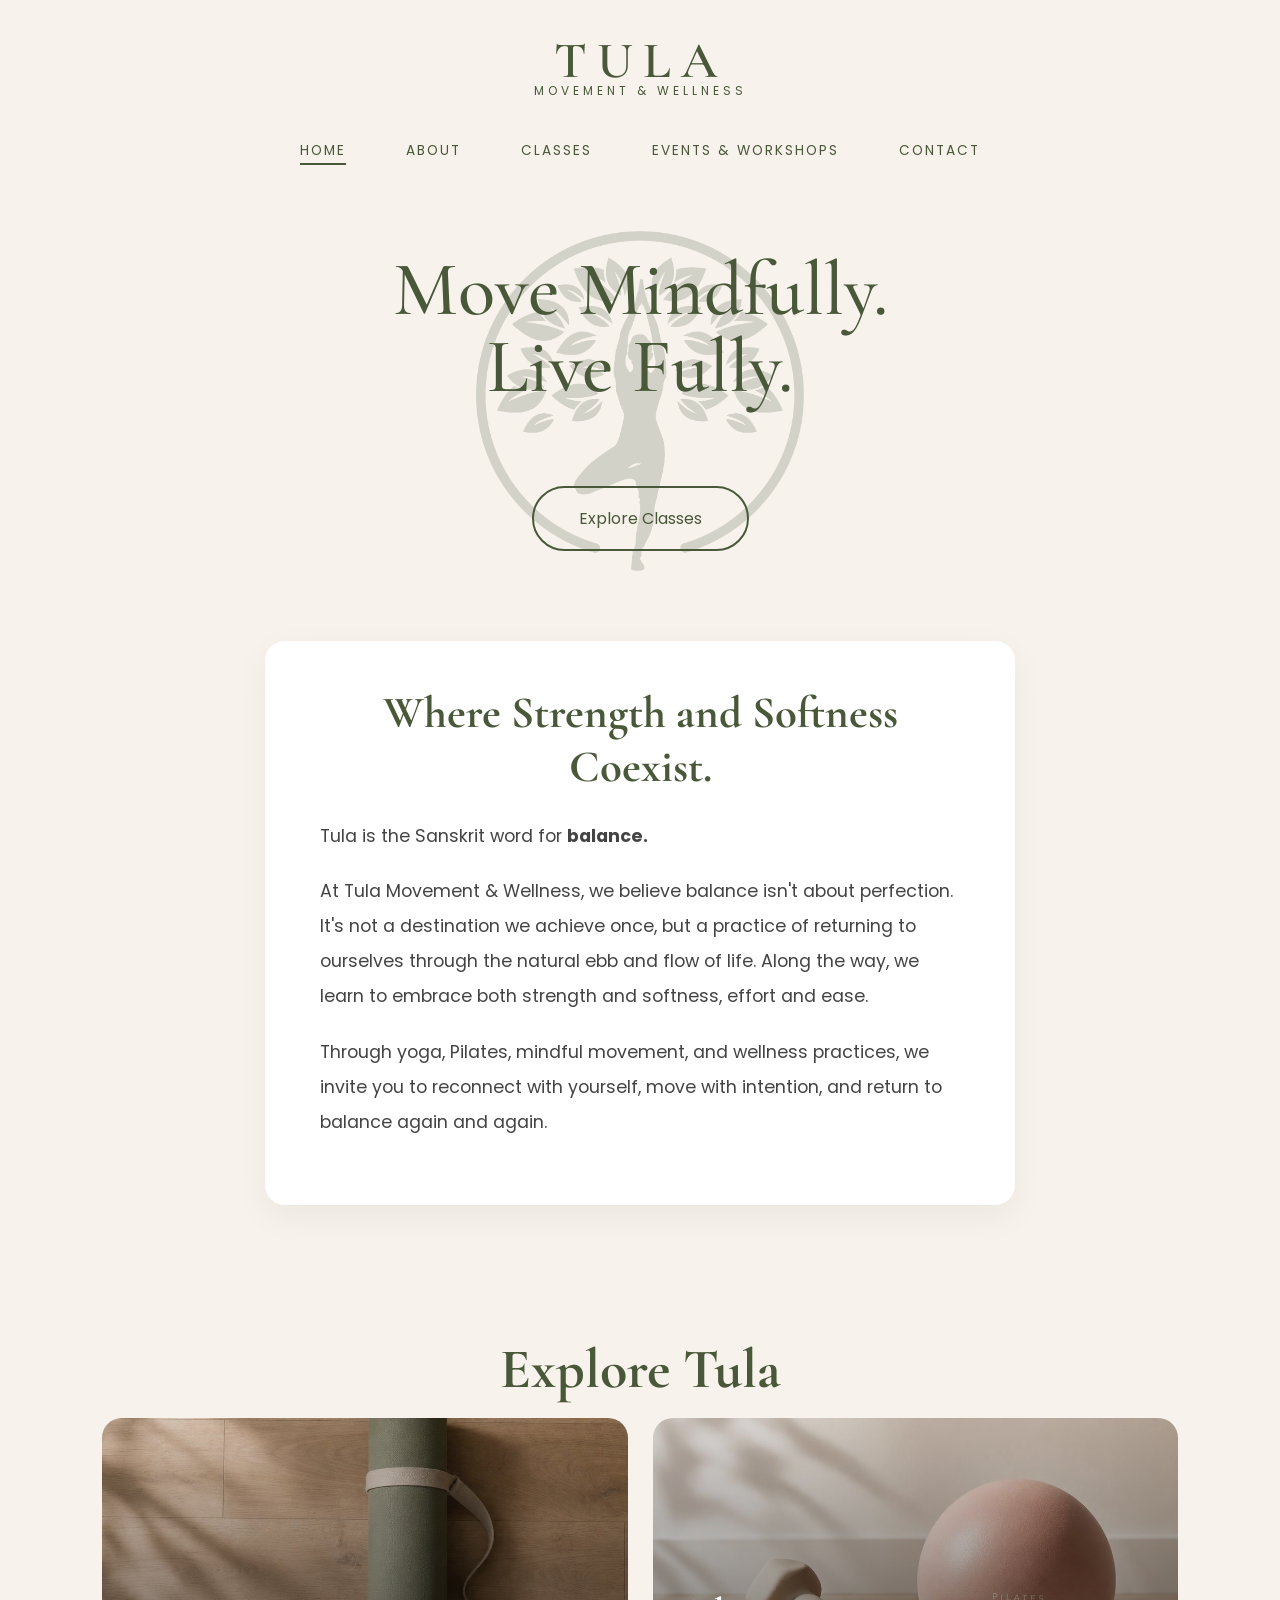
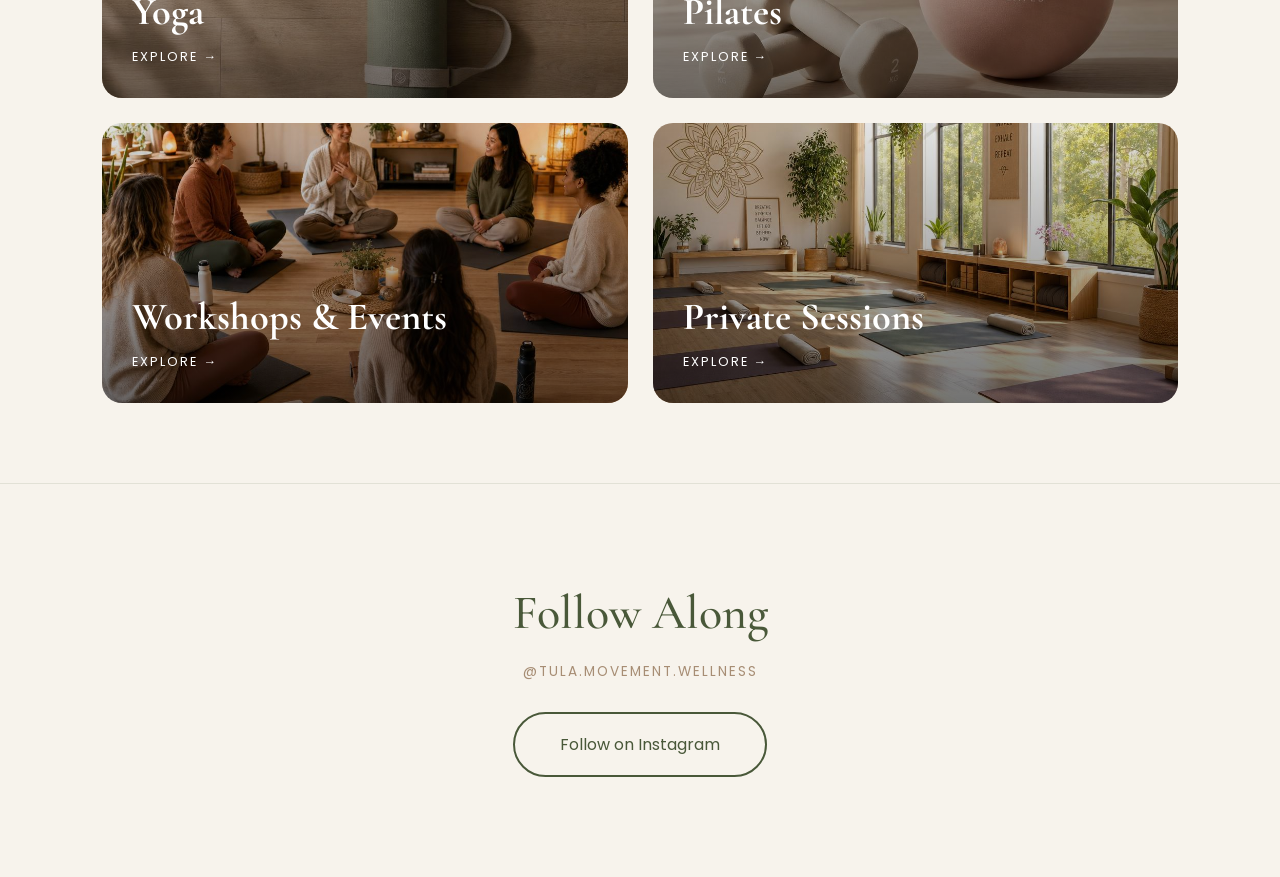
<file: index.html>
<!DOCTYPE html>
<html lang="en">

<head>

    <meta charset="UTF-8">
    <meta name="viewport" content="width=device-width, initial-scale=1.0">

    <title>Tula Movement & Wellness</title>

    <link rel="icon" type="image/png" href="assets/logos/tula-icon.png">
    <link rel="stylesheet" href="css/style.css">

    <link rel="preconnect" href="https://fonts.googleapis.com">
    <link rel="preconnect" href="https://fonts.gstatic.com" crossorigin>

    <link href="https://fonts.googleapis.com/css2?family=Cormorant+Garamond:wght@400;500;600;700&family=Poppins:wght@300;400;500&display=swap" rel="stylesheet">

</head>

<body>

<header>

    <div class="logo">
        <a href="index.html" style="text-decoration:none;">
            <h1>TULA</h1>
            <p>Movement & Wellness</p>
        </a>
    </div>

    <button class="menu-toggle" aria-expanded="false" aria-label="Open navigation">
        <span></span>
        <span></span>
        <span></span>
    </button>

    <nav>

        <ul>

            <li><a href="index.html" class="active">Home</a></li>
            <li><a href="html/about.html">About</a></li>
            <li><a href="html/classes.html">Classes</a></li>
            <li><a href="html/events.html">Events & Workshops</a></li>
            <li><a href="html/contact.html">Contact</a></li>

        </ul>

    </nav>


</header>

<section class="hero">

    <img src="assets/logos/tula-icon.png" alt="" class="hero-watermark">

    <h2>Move Mindfully.</h2>
    <h2>Live Fully.</h2>

    <a href="html/classes.html" class="button">
        Explore Classes
    </a>

</section>

<section class="about">

    <div class="about-box">

        <h3>Where Strength and Softness Coexist.</h3>

        <p>Tula is the Sanskrit word for <strong>balance.</strong></p>

        <p>
            At Tula Movement &amp; Wellness, we believe balance isn't about perfection.
            It's not a destination we achieve once, but a practice of returning to ourselves
            through the natural ebb and flow of life. Along the way, we learn to embrace
            both strength and softness, effort and ease.
        </p>

        <p>
            Through yoga, Pilates, mindful movement, and wellness practices, we invite you
            to reconnect with yourself, move with intention, and return to balance again and again.
        </p>

    </div>

</section>

<!-- ========================= -->
<!-- EXPLORE TULA -->
<!-- ========================= -->

<section class="offerings">

    <h2 class="section-title">Explore Tula</h2>

    <div class="card-grid">

        <!-- Large Yoga Card -->
        <a href="html/yoga.html" class="card yoga large">

            <div class="overlay"></div>

            <div class="card-content">
                <h3>Yoga</h3>
                <span>Explore →</span>
            </div>

        </a>

        <!-- Pilates -->
        <a href="html/pilates.html" class="card pilates">

            <div class="overlay"></div>

            <div class="card-content">
                <h3>Pilates</h3>
                <span>Explore →</span>
            </div>

        </a>

        <!-- Workshops -->
        <a href="html/events.html" class="card workshops">

            <div class="overlay"></div>

            <div class="card-content">
                <h3>Workshops & Events</h3>
                <span>Explore →</span>
            </div>

        </a>

        <!-- Large Private -->
        <a href="html/private-sessions.html" class="card private large">

            <div class="overlay"></div>

            <div class="card-content">
                <h3>Private Sessions</h3>
                <span>Explore →</span>
            </div>

        </a>

    </div>

</section>

<!-- ========================= -->
<!-- INSTAGRAM -->
<!-- ========================= -->

<section class="instagram-section">

    <div class="instagram-inner">

        <h2>Follow Along</h2>

        <a href="https://www.instagram.com/tula.movement.wellness" target="_blank" rel="noopener" class="instagram-handle">
            @tula.movement.wellness
        </a>

        <a href="https://www.instagram.com/tula.movement.wellness" target="_blank" rel="noopener" class="button instagram-btn">
            Follow on Instagram
        </a>

    </div>

</section>
    <script src="js/script.js"></script>
</body>

</html>
</file>
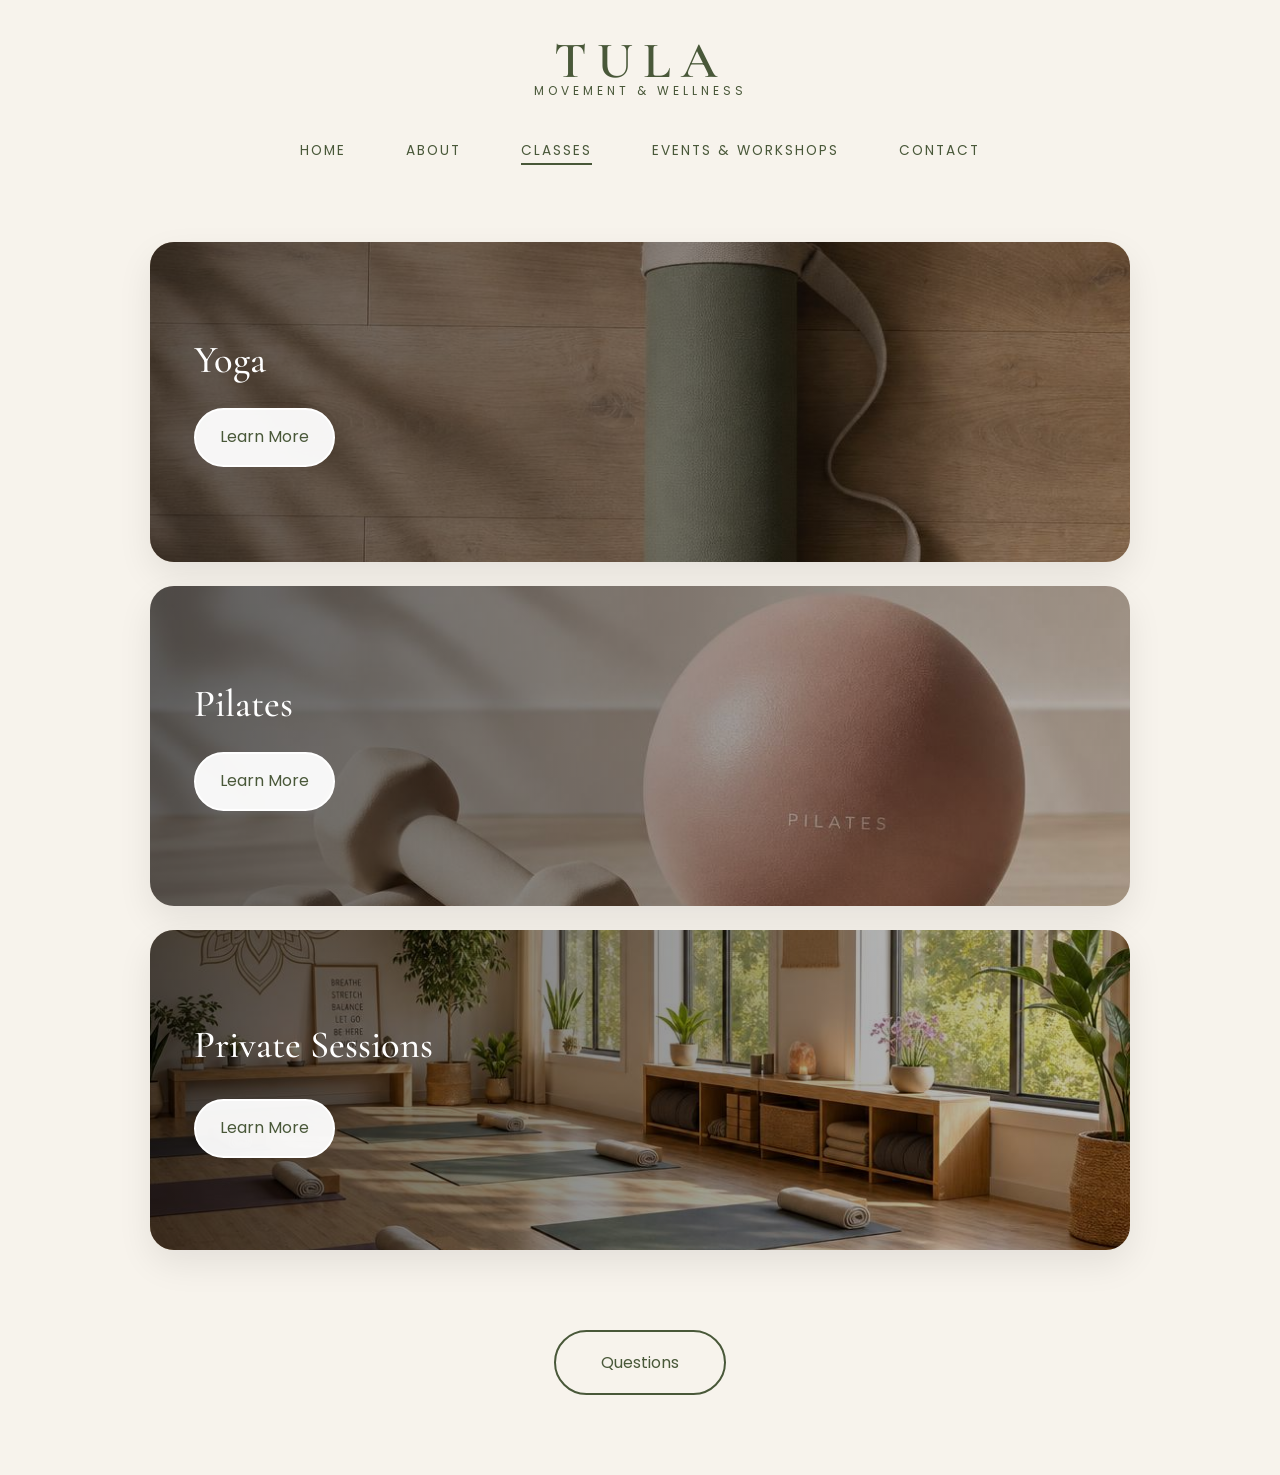
<file: html/classes.html>
<!DOCTYPE html>
<html lang="en">
<head>
    <meta charset="UTF-8">
    <meta name="viewport" content="width=device-width, initial-scale=1.0">
    <title>Classes — Tula Movement & Wellness</title>
    <link rel="icon" type="image/png" href="../assets/logos/tula-icon.png">
    <link rel="stylesheet" href="../css/style.css">
    <link rel="preconnect" href="https://fonts.googleapis.com">
    <link rel="preconnect" href="https://fonts.gstatic.com" crossorigin>
    <link href="https://fonts.googleapis.com/css2?family=Cormorant+Garamond:wght@400;500;600;700&family=Poppins:wght@300;400;500&display=swap" rel="stylesheet">
</head>
<body>

<header>
    <div class="logo">
        <a href="../index.html" style="text-decoration:none;">
            <h1>TULA</h1>
            <p>Movement & Wellness</p>
        </a>
    </div>
    <button class="menu-toggle" aria-expanded="false" aria-label="Open navigation">
        <span></span>
        <span></span>
        <span></span>
    </button>
    <nav>
        <ul>
            <li><a href="../index.html">Home</a></li>
            <li><a href="about.html">About</a></li>
            <li><a href="classes.html" class="active">Classes</a></li>
            <li><a href="events.html">Events & Workshops</a></li>
            <li><a href="contact.html">Contact</a></li>
        </ul>
    </nav>
</header>

<section class="offerings" style="padding-top:60px;">
    <div class="class-list">
        <div class="class-item class-item-yoga">
            <div class="class-info">
                <h3>Yoga</h3>
                <p>
                    <a href="yoga.html" class="button" style="margin-top:10px; padding:12px 24px;">Learn More</a>
                </p>
            </div>
        </div>
        <div class="class-item class-item-pilates">
            <div class="class-info">
                <h3>Pilates</h3>
                <p>
                    <a href="pilates.html" class="button" style="margin-top:10px; padding:12px 24px;">Learn More</a>
                </p>
            </div>
        </div>
        <div class="class-item class-item-private">
            <div class="class-info">
                <h3>Private Sessions</h3>
                <p style="margin-top:16px;">
                    <a href="private-sessions.html" class="button" style="margin-top:0; padding:12px 24px;">Learn More</a>
                </p>
            </div>
        </div>
    </div>
    <div style="text-align:center; margin-top:60px;">
        <a href="contact.html" class="button">Questions</a>
    </div>
</section>
    <script src="../js/script.js"></script>
</body>
</html>
</file>
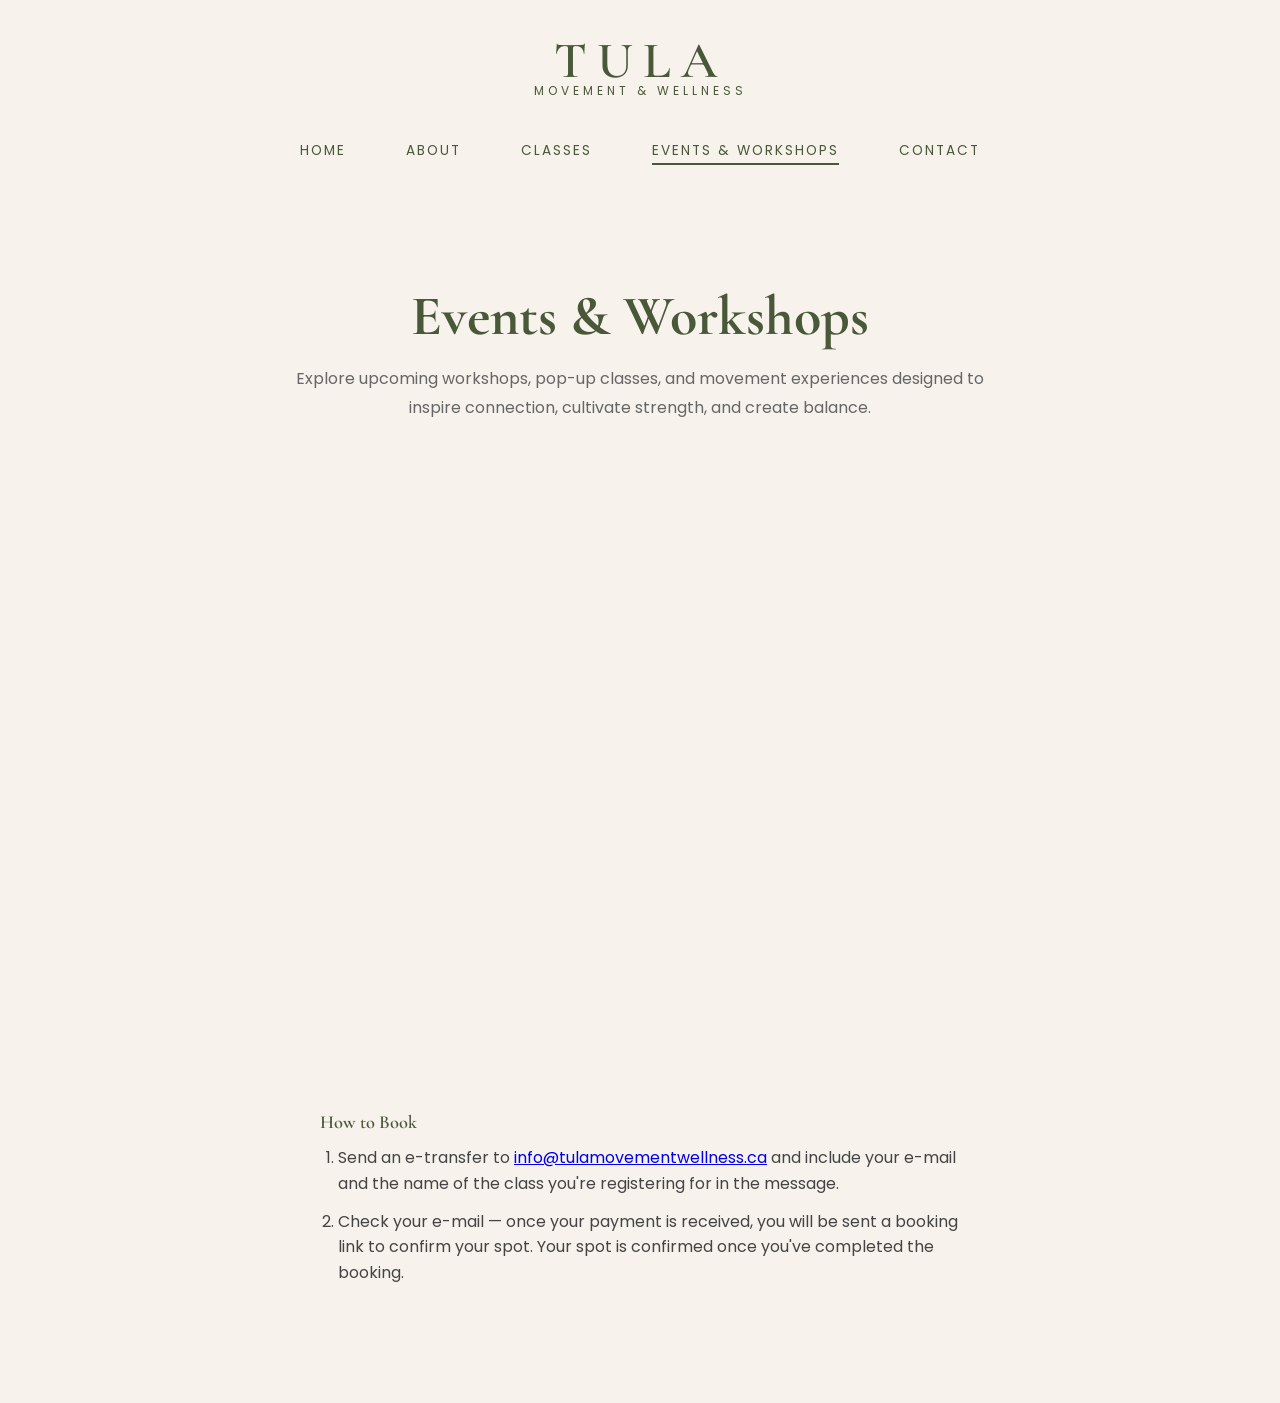
<file: html/events.html>
<!DOCTYPE html>
<html lang="en">
<head>
    <meta charset="UTF-8">
    <meta name="viewport" content="width=device-width, initial-scale=1.0">
    <title>Events & Workshops — Tula Movement & Wellness</title>
    <link rel="icon" type="image/png" href="../assets/logos/tula-icon.png">
    <link rel="stylesheet" href="../css/style.css">
    <link rel="preconnect" href="https://fonts.googleapis.com">
    <link rel="preconnect" href="https://fonts.gstatic.com" crossorigin>
    <link href="https://fonts.googleapis.com/css2?family=Cormorant+Garamond:wght@400;500;600;700&family=Poppins:wght@300;400;500&display=swap" rel="stylesheet">
</head>
<body>

<header>
    <div class="logo">
        <a href="../index.html" style="text-decoration:none;">
            <h1>TULA</h1>
            <p>Movement & Wellness</p>
        </a>
    </div>
    <button class="menu-toggle" aria-expanded="false" aria-label="Open navigation">
        <span></span>
        <span></span>
        <span></span>
    </button>
    <nav>
        <ul>
            <li><a href="../index.html">Home</a></li>
            <li><a href="about.html">About</a></li>
            <li><a href="classes.html">Classes</a></li>
            <li><a href="events.html" class="active">Events & Workshops</a></li>
            <li><a href="contact.html">Contact</a></li>
        </ul>
    </nav>
</header>

<section class="events" style="background:transparent;">
    <div class="events-header">
        <h2>Events & Workshops</h2>
        <p>
            Explore upcoming workshops, pop-up classes, and movement experiences designed to inspire connection, cultivate strength, and create balance.
        </p>
    </div>

    <div class="calendar-embed" style="max-width:1200px;margin:0 auto;">
        <!-- Embedded Outlook calendar (published) -->
        <div class="embed-responsive">
            <iframe src="https://outlook.office365.com/owa/calendar/6dbf6b62c2234cfc8b0a66db9345b0cb@tulamovementwellness.ca/79941c4368944d868e094ac0296a343a10074991175459052440/calendar.html"
                    frameborder="0"
                    scrolling="no"
                    title="TULA Events Calendar">
            </iframe>
        </div>
    </div>
    <div class="how-to-book" style="max-width:640px;margin:24px auto 0;text-align:left;">
        <h3 style="color:var(--green);font-family:'Cormorant Garamond',serif;margin-bottom:12px;">How to Book</h3>
        <ol class="signup-instructions">
            <li>Send an e-transfer to <a href="mailto:info@tulamovementwellness.ca">info@tulamovementwellness.ca</a> and include your e-mail and the name of the class you're registering for in the message.</li>
            <li>Check your e-mail — once your payment is received, you will be sent a booking link to confirm your spot. Your spot is confirmed once you've completed the booking.</li>
        </ol>
    </div>
</section>
    <script src="../js/script.js"></script>
</body>
</html>
</file>
<file: css/style.css>
/* ---------- COLORS ---------- */

:root{

    --green:#495839;

    --beige:#F7F3EC;

    --brown:#A78D74;

    --text:#353535;

    --white:#ffffff;

}

/* ---------- RESET ---------- */

*{

    margin:0;

    padding:0;

    box-sizing:border-box;

}

body{

    background:var(--beige);

    color:var(--text);

    font-family:Poppins,sans-serif;

}

img,
video,
picture,
svg {
    max-width: 100%;
    height: auto;
}

/* ---------- HEADER ---------- */

header{

    text-align:center;

    padding:30px 8% 20px;

}

/* ---------- LOGO ---------- */

.logo h1{

    font-family:"Cormorant Garamond",serif;

    color:var(--green);

    font-size:3.2rem;

    letter-spacing:10px;

    font-weight:600;

}

.logo p{

    color:var(--green);

    letter-spacing:4px;

    text-transform:uppercase;

    margin-top:-10px;

    font-size:.75rem;

}

/* ---------- NAV ---------- */

nav{

    margin-top:35px;

}

nav ul{

    display:flex;

    justify-content:center;

    gap:60px;

    list-style:none;

}

nav a{

    text-decoration:none;

    color:var(--green);

    text-transform:uppercase;

    letter-spacing:2px;

    font-size:.85rem;

    transition:.3s;

}

nav a:hover{

    opacity:.6;

}

.menu-toggle{
    display:none;
    position:absolute;
    top:32px;
    right:8%;
    width:38px;
    height:34px;
    border:none;
    background:none;
    cursor:pointer;
    z-index:12;
    flex-direction:column;
    justify-content:space-between;
    padding:0;
}

.menu-toggle span{
    display:block;
    width:100%;
    height:3px;
    background:var(--green);
    border-radius:999px;
    transition:transform .3s ease, opacity .3s ease;
}

.menu-toggle[aria-expanded="true"] span:nth-child(1){
    transform: translateY(10px) rotate(45deg);
}

.menu-toggle[aria-expanded="true"] span:nth-child(2){
    opacity:0;
}

.menu-toggle[aria-expanded="true"] span:nth-child(3){
    transform: translateY(-10px) rotate(-45deg);
}

@media (max-width: 900px) {
    header {
        position: relative;
    }

    .menu-toggle{
        display:flex;
    }

    nav {
        margin-top: 20px;
    }

    nav ul {
        display: block;
        max-height: 0;
        overflow: hidden;
        transition: max-height .35s ease;
    }

    nav ul li + li {
        margin-top: 18px;
    }

    nav.show-menu ul {
        max-height: 520px;
    }

    nav a{
        display: block;
        width: 100%;
        font-size: .95rem;
        text-align: center;
    }
}

/* ---------- HERO ---------- */

/* ---------- HERO ---------- */

.hero{

    max-width:800px;

    margin:70px auto 40px;

    text-align:center;

    padding:0 30px;

}

.hero h2{

    font-family:"Cormorant Garamond",serif;

    color:var(--green);

    font-size:clamp(3.5rem,6vw,5rem);

    font-weight:500;

    line-height:1;

}

.hero h2:last-of-type{

    margin-bottom:60px;

}

/* ---------- BUTTON ---------- */

.button{

    display:inline-block;

    margin-top:20px;

    padding:18px 45px;

    border:2px solid var(--green);

    color:var(--green);

    text-decoration:none;

    border-radius:50px;

    transition:.3s;

}

.button:hover{

    background:var(--green);

    color:white;

}

/* ========================= */
/* WHAT IS TULA */
/* ========================= */

.about{

    padding:50px 8%;

    display:flex;

    justify-content:center;

}

.about-box{

    background:#ffffff;

    max-width:750px;

    padding:45px 55px;

    border-radius:20px;

    box-shadow:0 12px 35px rgba(0,0,0,.05);

}

.about-box h2{

    font-family:"Cormorant Garamond", serif;

    color:#495839;

    font-size:3.5rem;

    margin-bottom:30px;

    text-align:center;

}

.about-box p{

    font-size:1.1rem;

    line-height:2;

    margin-bottom:20px;

    color:#444;

}

/* ========================= */
/* EXPLORE TULA */
/* ========================= */

.offerings {

    padding: 80px 8%;

}


.section-title {

    text-align:center;

    font-family:"Cormorant Garamond", serif;

    font-size:3.5rem;

    color:#495839;

    margin-bottom:15px;

}


.section-subtitle {

    text-align:center;

    color:#666;

    margin-bottom:45px;

}


/* CARD GRID */

.card-grid {

    display:grid;

    grid-template-columns:repeat(2, 1fr);

    gap:25px;

    max-width:1100px;

    margin:auto;

}


/* CARDS */

.card {

    position:relative;

    height:280px;

    border-radius:20px;

    overflow:hidden;

    display:flex;

    align-items:flex-end;

    text-decoration:none;

    background-size:cover;

    background-position:center;

    transition:.4s ease;

}


/* IMAGES */

.yoga {

    background-image:url("../images/yoga.jpg");

}


.pilates {

    background-image:url("../images/pilates.jpg");

}


.workshops {

    background-image:url("../images/workshops.jpg");

}


.private {

    background-image:url("../images/private.jpg");

}



/* DARK OVERLAY */

.overlay {

    position:absolute;

    inset:0;

    background:linear-gradient(
        to top,
        rgba(0,0,0,.55),
        rgba(0,0,0,.1)
    );

}


/* TEXT */

.card-content {

    position:relative;

    z-index:2;

    color:white;

    padding:30px;

}


.card-content h3 {

    font-family:"Cormorant Garamond", serif;

    font-size:2.4rem;

    margin-bottom:8px;

}


.card-content span {

    font-size:.8rem;

    letter-spacing:2px;

    text-transform:uppercase;

}


/* HOVER */

.card:hover {

    transform:translateY(-5px);

}

/* ========================= */
/* MEET KRISTA */
/* ========================= */


.meet-krista{

    display:grid;

    grid-template-columns:1.1fr 0.9fr;

    gap:70px;

    align-items:start;

    padding:90px 8%;

    max-width:1300px;

    margin:auto;

}


/* IMAGE */

.krista-image{

    display:flex;

    flex-direction:column;

    gap:20px;

    margin-top:0;

}

.krista-image img{

    width:100%;

    height:600px;

    object-fit:cover;
    object-position:center 15%;
    border-radius:25px;

}



/* TEXT */

.krista-content h2{

    font-family:"Cormorant Garamond", serif;

    color:#495839;

    font-size:3.5rem;

    margin-top:0;
    margin-bottom:10px;

}


.krista-content h3{

    font-family:"Poppins", sans-serif;

    font-size:.9rem;

    letter-spacing:2px;

    text-transform:uppercase;

    color:#8A6F57;

    font-weight:400;

    margin-bottom:30px;

}


.krista-content p{

    line-height:1.9;

    margin-bottom:20px;

    color:#444;

}

@media (max-width: 900px) {
    .meet-krista {
        grid-template-columns: 1fr;
        gap: 40px;
        padding: 60px 6%;
    }

    .krista-image {
        order: 2;
    }

    .krista-content {
        order: 1;
    }

    .krista-image img {
        height: auto;
        min-height: 260px;
    }

    .krista-content h2 {
        font-size: clamp(2.8rem, 6vw, 3.5rem);
    }

    .krista-content h3 {
        font-size: 1rem;
        letter-spacing: 1.5px;
    }
}

@media (max-width: 650px) {
    .meet-krista {
        padding: 40px 5%;
        gap: 30px;
    }

    .krista-content h2 {
        font-size: clamp(2.4rem, 8vw, 3rem);
    }

    .krista-content p {
        font-size: 1rem;
    }

    .button {
        width: 100%;
        text-align: center;
        padding: 14px 28px;
    }
}

/* ========================= */
/* EVENTS */
/* ========================= */

.events{

    padding:100px 8%;

    background:#F7F3EC;

}

.events-header{

    text-align:center;

    max-width:700px;

    margin:0 auto 60px;

}

.events-header h2{

    font-family:"Cormorant Garamond", serif;

    font-size:3.5rem;

    color:#495839;

    margin-bottom:15px;

}

.events-header p{

    color:#666;

    line-height:1.8;

}

.calendar-placeholder{
    max-width: 780px;
    margin: 40px auto 0;
    padding: 40px 30px;
    border: 1px dashed rgba(73, 88, 57, 0.3);
    border-radius: 20px;
    background: rgba(255,255,255,0.6);
    text-align: center;
    color: var(--green);
    font-weight: 500;
    letter-spacing: 0.04em;
}

/* Responsive embed for Outlook calendar */
.calendar-embed .embed-responsive{
    position:relative;
    width:100%;
    padding-bottom:56.25%; /* 16:9 aspect ratio */
    height:0;
    overflow:hidden;
}
.calendar-embed .embed-responsive iframe{
    position:absolute;
    top:0;
    left:0;
    width:100%;
    height:100%;
    border:0;
}

/* Signup instructions spacing and centered action buttons */
.signup-instructions{
    margin:12px 0 18px;
    padding-left:18px;
    color:#444;
}
.signup-instructions li{
    margin-bottom:12px;
    line-height:1.6;
}
.detail-actions.center{
    text-align:center;
}
/* Make the How to Book heading the same size as the list text */
.how-to-book h3{
    font-size:1.15rem;
    font-family:Poppins, sans-serif;
    font-weight:600;
    margin-bottom:12px;
}

.event-grid{

    display:grid;

    grid-template-columns:repeat(auto-fit,minmax(340px,1fr));

    gap:35px;

    max-width:1100px;

    margin:auto;

}

.event-card{

    background:white;

    border-radius:20px;

    overflow:hidden;

    box-shadow:0 10px 25px rgba(0,0,0,.06);

    transition:.3s;

}

.event-card:hover{

    transform:translateY(-6px);

}

.event-card img{

    width:100%;

    height:240px;

    object-fit:cover;

}

.event-content{

    padding:30px;

}

.event-date{

    color:#A78D74;

    font-size:.8rem;

    text-transform:uppercase;

    letter-spacing:2px;

}

.event-content h3{

    margin:15px 0;

    font-family:"Cormorant Garamond", serif;

    color:#495839;

    font-size:2rem;

}

.event-content p{

    line-height:1.8;

    margin-bottom:25px;

}

.button-small{

    text-decoration:none;

    color:#495839;

    font-weight:500;

}
/* ========================= */
/* ACTIVE NAV LINK */
/* ========================= */

nav a.active {
    border-bottom: 2px solid var(--green);
    padding-bottom: 3px;
}

/* ========================= */
/* PAGE HERO (inner pages) */
/* ========================= */

.page-hero {
    text-align: center;
    padding: 70px 8% 60px;
}

.page-hero h2 {
    font-family: "Cormorant Garamond", serif;
    color: var(--green);
    font-size: clamp(3rem, 5vw, 4.5rem);
    font-weight: 500;
}

/* ========================= */
/* ABOUT BOX H3 (homepage What is Tula) */
/* ========================= */

.about-box h3 {
    font-family: "Cormorant Garamond", serif;
    color: #495839;
    font-size: 2.8rem;
    margin-bottom: 25px;
    text-align: center;
}

/* ========================= */
/* CLASS LIST */
/* ========================= */

.class-list {
    max-width: 980px;
    margin: 0 auto;
    display: flex;
    flex-direction: column;
    gap: 24px;
}

.class-item {
    position: relative;
    overflow: hidden;
    border-radius: 24px;
    min-height: 320px;
    box-shadow: 0 14px 35px rgba(0, 0, 0, 0.08);
}

.class-item::before {
    content: "";
    position: absolute;
    inset: 0;
    background-size: cover;
    background-position: center;
    transform: scale(1.03);
    z-index: 0;
}

.class-item::after {
    content: "";
    position: absolute;
    inset: 0;
    background: linear-gradient(to right, rgba(0, 0, 0, 0.62), rgba(0, 0, 0, 0.2));
    z-index: 0;
}

.class-item-yoga::before {
    background-image: url("../images/yoga.jpg");
}

.class-item-pilates::before {
    background-image: url("../images/pilates.jpg");
}

.class-item-private::before {
    background-image: url("../images/private.jpg");
}

.class-info {
    position: relative;
    z-index: 1;
    padding: 42px 44px;
    min-height: 320px;
    display: flex;
    flex-direction: column;
    justify-content: center;
}

.class-info h3 {
    font-family: "Cormorant Garamond", serif;
    color: white;
    font-size: 2.4rem;
    margin-bottom: 15px;
    font-weight: 500;
}

.class-info p {
    color: rgba(255, 255, 255, 0.95);
    line-height: 1.9;
    max-width: 680px;
    font-size: 1rem;
}

.class-info .button {
    background: rgba(255, 255, 255, 0.95);
    color: var(--green);
    border-color: white;
    margin-top: 12px;
}

.class-info .button:hover {
    background: var(--green);
    color: white;
}

/* ========================= */
/* CLASS FORMATS */
/* ========================= */

.format-grid {
    display: grid;
    grid-template-columns: repeat(2, minmax(0, 1fr));
    gap: 20px;
    margin-top: 24px;
}

.format-card {
    background: #fff;
    border: 1px solid rgba(73, 88, 57, 0.12);
    border-radius: 16px;
    padding: 24px;
    box-shadow: 0 8px 20px rgba(0, 0, 0, 0.03);
}

.format-card h4 {
    font-family: "Cormorant Garamond", serif;
    color: var(--green);
    font-size: 1.45rem;
    margin-bottom: 10px;
}

.format-card p {
    margin: 0;
    font-size: 0.95rem;
    line-height: 1.8;
    color: #555;
}

@media (max-width: 700px) {
    .format-grid {
        grid-template-columns: 1fr;
    }
}

/* ========================= */
/* DETAIL PAGES */
/* ========================= */

.detail-page {
    max-width: 1100px;
    margin: 0 auto 80px;
    padding: 0 8%;
    display: grid;
    grid-template-columns: 1.1fr 0.9fr;
    gap: 40px;
    align-items: start;
}

.detail-lower {
    grid-column: 1 / -1;
    padding: 0;
    margin-top: 10px;
    display: grid;
    grid-template-columns: repeat(2, minmax(0, 1fr));
    gap: 20px;
}

.photo-stack {
    display: grid;
    gap: 20px;
}

.yoga-collage {
    display: grid;
    grid-template-columns: 1fr 1fr;
    gap: 18px;
    margin-bottom: 8px;
}

.yoga-collage img {
    width: 100%;
    height: 260px;
    object-fit: cover;
    border-radius: 24px;
}

.yoga-collage img:first-child {
    grid-column: 1 / -1;
    height: 320px;
}

.private-banner {
    position:relative;
    width:100%;
    margin:0 auto 24px;
    padding:0 0 0;
}

.private-banner-image {
    width:100%;
    height:360px;
    object-fit:cover;
    display:block;
}

.private-banner-title {
    position:absolute;
    inset:0;
    display:flex;
    align-items:center;
    justify-content:flex-start;
    padding:0 8%;
    background:linear-gradient(to right, rgba(53,53,53,0.45), rgba(53,53,53,0.1));
}

.private-banner-title h2 {
    color:white;
    text-align:left;
    margin:0;
    font-size:clamp(2.4rem, 4vw, 3.2rem);
}

.private-photo-layout {
    display:block;
    margin-bottom:18px;
}

.private-photo-top {
    width:100%;
    height:380px;
    object-fit:cover;
    border-radius:24px;
}

.private-photo-bottom {
    width:260px;
    height:260px;
    object-fit:cover;
    border-radius:24px;
}

.private-cta-row {
    display:flex;
    align-items:center;
    justify-content:center;
    gap:24px;
    flex-wrap:wrap;
}

.pilates-banner {
    position:relative;
    width:100%;
    min-height:320px;
    margin:0 auto 24px;
    overflow:hidden;
    border-radius:0 0 24px 24px;
}

.pilates-banner-image {
    width:100%;
    height:320px;
    object-fit:cover;
    object-position:center 20%;
    display:block;
    opacity:0.9;
    filter:saturate(0.88) contrast(1.02);
}

.pilates-banner-title {
    position:absolute;
    inset:0;
    display:flex;
    align-items:center;
    justify-content:flex-start;
    padding:0 8%;
    background:linear-gradient(to right, rgba(53,53,53,0.58), rgba(53,53,53,0.14));
}

.pilates-banner-title h2 {
    color:white;
    text-align:left;
    margin:0;
    font-size:clamp(2.8rem, 5vw, 4rem);
    font-weight:600;
    letter-spacing:0.08em;
    text-transform:uppercase;
    text-shadow:0 2px 12px rgba(0,0,0,0.35);
}

.single-photo {
    width: 100%;
    height: 420px;
    object-fit: cover;
    border-radius: 24px;
}

.photo-placeholder {
    min-height: 220px;
    border-radius: 24px;
    background: linear-gradient(135deg, rgba(73, 88, 57, 0.15), rgba(167, 141, 116, 0.2));
    border: 1px dashed rgba(73, 88, 57, 0.35);
    display: flex;
    align-items: center;
    justify-content: center;
    color: var(--green);
    font-weight: 500;
    letter-spacing: 1px;
    text-transform: uppercase;
}

.detail-content {
    padding: 35px 40px;
    max-width: 1200px;
    width: 100%;
    margin: 0 auto;
}

.detail-side-image {
    display: flex;
    align-items: center;
    justify-content: center;
    height: auto;
}

.detail-side-image img {
    width: min(100%, 420px);
    height: 320px;
    object-fit: cover;
    border-radius: 24px;
    box-shadow: 0 12px 30px rgba(0, 0, 0, 0.08);
    margin: 0 auto;
}

.class-format-section {
    margin-top: 0;
    padding: 24px 26px;
    border: 1px solid rgba(73, 88, 57, 0.14);
    border-radius: 20px;
    background: #fff;
    box-shadow: 0 10px 28px rgba(0, 0, 0, 0.05);
}

.class-format-section h4 {
    font-family: "Cormorant Garamond", serif;
    color: var(--green);
    font-size: 1.6rem;
    margin-bottom: 8px;
}

.schedule-box {
    margin-top: 16px;
    padding: 16px 18px;
    background: rgba(247, 243, 236, 0.8);
    border-radius: 14px;
    border: 1px solid rgba(73, 88, 57, 0.1);
}

.detail-actions {
    display: flex;
    flex-wrap: wrap;
    gap: 14px;
    margin-top: 24px;
}

.button.secondary {
    background: transparent;
    color: var(--green);
}

.button.secondary:hover {
    background: var(--green);
    color: white;
}

@media (max-width: 800px) {
    .detail-page {
        grid-template-columns: 1fr;
    }

    .detail-lower {
        grid-template-columns: 1fr;
        gap: 24px;
    }

    .detail-content {
        padding: 0 6%;
    }

    .class-format-section {
        padding: 26px 22px;
    }

    .pilates-page .detail-side-image {
        order: -1;
    }
}

/* ========================= */
/* CONTACT PAGE */
/* ========================= */

.contact-banner {
    position:relative;
    width:100%;
    margin:0 auto 24px;
}

.contact-banner-image {
    width:100%;
    height:360px;
    object-fit:cover;
    display:block;
}

.contact-banner-title {
    position:absolute;
    inset:0;
    display:flex;
    align-items:center;
    justify-content:flex-start;
    padding:0 8%;
    background:linear-gradient(to right, rgba(53,53,53,0.45), rgba(53,53,53,0.1));
}

.contact-banner-title h2 {
    color:white;
    text-align:left;
    margin:0;
    font-size:clamp(2.4rem, 4vw, 3.2rem);
}

.contact-section {
    padding: 20px 8% 120px;
}

.contact-wrap {
    max-width: 1100px;
    margin: 0 auto;
    display: grid;
    grid-template-columns: 1fr 1fr;
    gap: 80px;
    align-items: start;
}

.contact-info h2 {
    font-family: "Cormorant Garamond", serif;
    color: var(--green);
    font-size: 3rem;
    margin-bottom: 20px;
    font-weight: 500;
}

.contact-info > p {
    color: #555;
    line-height: 1.9;
    margin-bottom: 40px;
}

.contact-details {
    display: flex;
    flex-direction: column;
    gap: 20px;
}

.contact-detail-item {
    display: flex;
    flex-direction: column;
    gap: 4px;
}

.contact-logo {
    width: 110px;
    height: auto;
    margin: 10px auto 0;
    display: block;
}

.contact-label {
    font-size: .7rem;
    letter-spacing: 3px;
    text-transform: uppercase;
    color: var(--brown);
}

.contact-value {
    font-size: 1rem;
    color: var(--text);
}

.contact-link {
    text-decoration: none;
    color: var(--green);
    transition: opacity .3s;
}

.contact-link:hover {
    opacity: .6;
}

.contact-form-wrap {
    background: white;
    border-radius: 20px;
    padding: 50px;
    box-shadow: 0 12px 35px rgba(0,0,0,.05);
}

.contact-form-logo {
    width: 160px;
    max-width: 90%;
    height: auto;
    display: block;
    margin: 0 auto 24px;
}

.contact-form {
    display: flex;
    flex-direction: column;
    gap: 25px;
}

.form-group {
    display: flex;
    flex-direction: column;
    gap: 8px;
}

.form-group label {
    font-size: .75rem;
    letter-spacing: 2px;
    text-transform: uppercase;
    color: var(--green);
}

.form-group input,
.form-group textarea {
    border: 1px solid rgba(73, 88, 57, 0.25);
    border-radius: 10px;
    padding: 14px 18px;
    font-family: Poppins, sans-serif;
    font-size: .9rem;
    color: var(--text);
    background: var(--beige);
    outline: none;
    transition: border-color .3s;
    resize: vertical;
}

.form-group input:focus,
.form-group textarea:focus {
    border-color: var(--green);
}

.contact-submit {
    display: inline-block;
    padding: 18px 45px;
    border: 2px solid var(--green);
    color: var(--green);
    background: transparent;
    border-radius: 50px;
    font-family: Poppins, sans-serif;
    font-size: .85rem;
    letter-spacing: 2px;
    text-transform: uppercase;
    cursor: pointer;
    transition: .3s;
}

.contact-submit:hover {
    background: var(--green);
    color: white;
}

@media (max-width: 900px) {
    .contact-wrap {
        grid-template-columns: 1fr;
        gap: 40px;
    }

    .contact-section {
        padding: 20px 6% 100px;
    }

    .contact-form-wrap {
        padding: 36px 24px;
    }

    .contact-form-logo {
        width: 140px;
    }

    .contact-submit {
        width: 100%;
        padding: 16px 30px;
    }
}

@media (max-width: 650px) {
    .contact-section {
        padding: 18px 5% 80px;
    }

    .contact-form-wrap {
        padding: 28px 20px;
    }

    .form-group input,
    .form-group textarea {
        padding: 12px 14px;
    }

    .contact-form-logo {
        width: 120px;
    }
}

/* ========================= */
/* INSTAGRAM SECTION */
/* ========================= */

.instagram-section {
    padding: 100px 8%;
    text-align: center;
    border-top: 1px solid rgba(73, 88, 57, 0.12);
}

.instagram-inner {
    max-width: 600px;
    margin: 0 auto;
    display: flex;
    flex-direction: column;
    align-items: center;
    gap: 20px;
}

.instagram-icon {
    color: var(--green);
    opacity: 0.8;
}

.instagram-section h2 {
    font-family: "Cormorant Garamond", serif;
    color: var(--green);
    font-size: 3rem;
    font-weight: 500;
    margin: 0;
}

.instagram-section p {
    color: #666;
    line-height: 1.8;
    margin: 0;
}

.instagram-handle {
    font-family: Poppins, sans-serif;
    font-size: .85rem;
    letter-spacing: 2px;
    color: var(--brown);
    text-decoration: none;
    text-transform: uppercase;
    transition: opacity .3s;
}

.instagram-handle:hover {
    opacity: .6;
}

.instagram-btn {
    margin-top: 10px;
}

/* ========================= */
/* LOGO IMAGE IN HEADER */
/* ========================= */

.logo a {
    text-decoration: none;
    display: inline-block;
}

.logo-img {
    height: 110px;
    width: auto;
    mix-blend-mode: multiply;
    display: block;
    margin: 0 auto;
}

/* ========================= */
/* ABOUT BOX ICON */
/* ========================= */

.about-box-icon {
    display: block;
    width: 70px;
    height: 70px;
    object-fit: contain;
    margin: 0 auto 20px;
    opacity: 0.85;
}

/* ========================= */
/* INSTAGRAM TULA ICON */
/* ========================= */

.ig-tula-icon {
    width: 80px;
    height: 80px;
    object-fit: contain;
    opacity: 0.85;
}


/* ========================= */
/* HERO WATERMARK */
/* ========================= */

.hero {
    position: relative;
}

.hero-watermark {
    position: absolute;
    top: 50%;
    left: 50%;
    transform: translate(-50%, -50%);
    width: 340px;
    height: 340px;
    object-fit: contain;
    opacity: 0.22;
    pointer-events: none;
    z-index: 0;
}

.hero h2,
.hero .button {
    position: relative;
    z-index: 1;
}

@media (max-width: 950px) {
    header {
        padding: 24px 6% 18px;
    }

    nav {
        margin-top: 24px;
    }

    nav ul {
        display: block;
        width: 100%;
        padding: 0;
        margin: 0;
    }

    nav ul li {
        margin: 0;
        list-style: none;
    }

    nav ul li + li {
        margin-top: 18px;
    }

    nav a {
        display: block;
        width: 100%;
        font-size: .82rem;
        text-align: center;
    }

    .hero {
        margin: 50px auto 30px;
        padding: 0 20px;
    }

    .hero-watermark {
        width: 240px;
    }

    .button,
    .contact-submit {
        padding: 16px 36px;
    }

    .about {
        padding: 42px 6%;
    }

    .about-box {
        padding: 40px 36px;
    }

    .about-box h2 {
        font-size: clamp(2.8rem, 5vw, 3.4rem);
    }

    .offerings {
        padding: 70px 6%;
    }

    .card-grid {
        grid-template-columns: 1fr;
    }

    .card {
        height: auto;
        min-height: 260px;
    }

    .card-content {
        padding: 28px;
    }

    .card-content h3 {
        font-size: 2rem;
    }

    .section-title,
    .page-hero h2,
    .instagram-section h2,
    .about-box h3 {
        font-size: clamp(2.4rem, 6vw, 3.2rem);
    }

    .instagram-section {
        padding: 70px 6%;
    }
}

@media (max-width: 700px) {
    nav ul {
        flex-direction: column;
        gap: 14px;
        align-items: center;
    }

    .logo h1 {
        font-size: 2.4rem;
        letter-spacing: 8px;
    }

    .logo p {
        font-size: .75rem;
        letter-spacing: 3px;
        margin-top: -8px;
    }

    .hero {
        margin: 40px auto 24px;
    }

    .hero-watermark {
        width: 160px;
        top: 55%;
    }

    .hero h2 {
        font-size: clamp(2.2rem, 10vw, 3.2rem);
    }

    .hero .button {
        padding: 10px 24px;
        font-size: .95rem;
        max-width: 220px;
        display: inline-flex;
        justify-content: center;
        text-align: center;
        margin: 0 auto;
    }

    .button,
    .contact-submit {
        padding: 14px 30px;
    }

    .about-box {
        padding: 32px 22px;
    }

    .card {
        min-height: 240px;
    }

    .card-content h3 {
        font-size: 1.9rem;
    }

    .about-box p,
    .event-content p,
    .contact-info > p,
    .class-info p {
        font-size: 1rem;
    }

    .instagram-section {
        padding: 50px 5%;
    }
}
</file>
